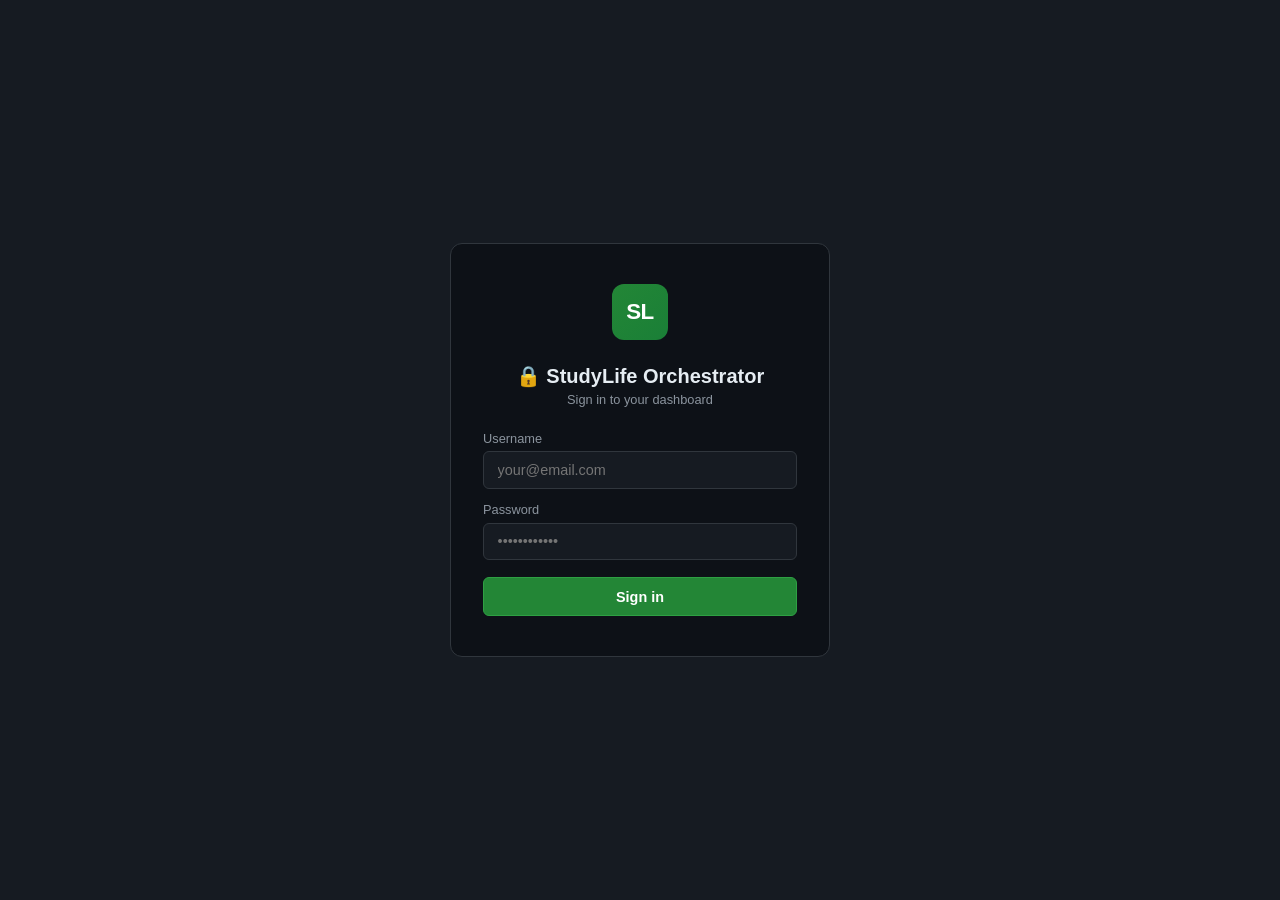
<file: app/static/login.html>
<!DOCTYPE html>
<html lang="en">
<head>
  <meta charset="UTF-8" />
  <meta name="viewport" content="width=device-width, initial-scale=1.0" />
  <title>🔒 StudyLife Login</title>
  <style>
    *, *::before, *::after { box-sizing: border-box; margin: 0; padding: 0; }

    body {
      min-height: 100vh;
      display: flex;
      align-items: center;
      justify-content: center;
      background: #161b22;
      font-family: -apple-system, BlinkMacSystemFont, 'Segoe UI', Roboto, sans-serif;
      color: #c9d1d9;
    }

    .card {
      width: 100%;
      max-width: 380px;
      padding: 2.5rem 2rem;
      background: #0d1117;
      border: 1px solid #30363d;
      border-radius: 12px;
      display: flex;
      flex-direction: column;
      align-items: center;
      gap: 1.5rem;
    }

    .logo {
      width: 56px;
      height: 56px;
      border-radius: 12px;
      background: linear-gradient(135deg, #238636, #1a7f37);
      display: flex;
      align-items: center;
      justify-content: center;
      font-size: 1.4rem;
      font-weight: 700;
      color: #fff;
      letter-spacing: -0.5px;
      flex-shrink: 0;
    }

    .header {
      text-align: center;
    }

    .header h1 {
      font-size: 1.25rem;
      font-weight: 600;
      color: #e6edf3;
    }

    .header p {
      font-size: 0.8rem;
      color: #8b949e;
      margin-top: 0.25rem;
    }

    form {
      width: 100%;
      display: flex;
      flex-direction: column;
      gap: 0.85rem;
    }

    label {
      font-size: 0.8rem;
      font-weight: 500;
      color: #8b949e;
      display: block;
      margin-bottom: 0.35rem;
    }

    input {
      width: 100%;
      padding: 0.6rem 0.85rem;
      background: #161b22;
      border: 1px solid #30363d;
      border-radius: 6px;
      color: #e6edf3;
      font-size: 0.9rem;
      outline: none;
      transition: border-color 0.15s;
    }

    input:focus {
      border-color: #388bfd;
      box-shadow: 0 0 0 3px rgba(56, 139, 253, 0.12);
    }

    button[type="submit"] {
      width: 100%;
      padding: 0.65rem;
      background: #238636;
      border: 1px solid #2ea043;
      border-radius: 6px;
      color: #fff;
      font-size: 0.9rem;
      font-weight: 600;
      cursor: pointer;
      margin-top: 0.25rem;
      transition: background 0.15s, border-color 0.15s;
    }

    button[type="submit"]:hover {
      background: #2ea043;
    }

    button[type="submit"]:disabled {
      opacity: 0.6;
      cursor: not-allowed;
    }

    .error-msg {
      width: 100%;
      padding: 0.6rem 0.85rem;
      background: rgba(248, 81, 73, 0.1);
      border: 1px solid rgba(248, 81, 73, 0.4);
      border-radius: 6px;
      color: #f85149;
      font-size: 0.82rem;
      display: none;
    }

    .error-msg.visible {
      display: block;
    }
  </style>
</head>
<body>
  <div class="card">
    <div class="logo">SL</div>
    <div class="header">
      <h1>🔒 StudyLife Orchestrator</h1>
      <p>Sign in to your dashboard</p>
    </div>

    <form id="loginForm">
      <div>
        <label for="username">Username</label>
        <input type="email" id="username" name="username" placeholder="your@email.com" autocomplete="username" required />
      </div>
      <div>
        <label for="password">Password</label>
        <input type="password" id="password" name="password" placeholder="••••••••••••" autocomplete="current-password" required />
      </div>
      <div class="error-msg" id="errorMsg"></div>
      <button type="submit" id="submitBtn">Sign in</button>
    </form>
  </div>

  <script>
    const form = document.getElementById('loginForm');
    const errorMsg = document.getElementById('errorMsg');
    const submitBtn = document.getElementById('submitBtn');

    form.addEventListener('submit', async (e) => {
      e.preventDefault();
      errorMsg.classList.remove('visible');
      submitBtn.disabled = true;
      submitBtn.textContent = 'Signing in…';

      const username = document.getElementById('username').value.trim();
      const password = document.getElementById('password').value;

      try {
        const res = await fetch('/auth/login', {
          method: 'POST',
          headers: { 'Content-Type': 'application/json' },
          body: JSON.stringify({ username, password }),
          credentials: 'include',
        });

        if (res.ok) {
          window.location.href = '/';
        } else {
          const data = await res.json().catch(() => ({}));
          errorMsg.textContent = data.detail || 'Invalid credentials. Please try again.';
          errorMsg.classList.add('visible');
        }
      } catch (err) {
        errorMsg.textContent = 'Network error. Please try again.';
        errorMsg.classList.add('visible');
      } finally {
        submitBtn.disabled = false;
        submitBtn.textContent = 'Sign in';
      }
    });
  </script>
</body>
</html>
</file>
